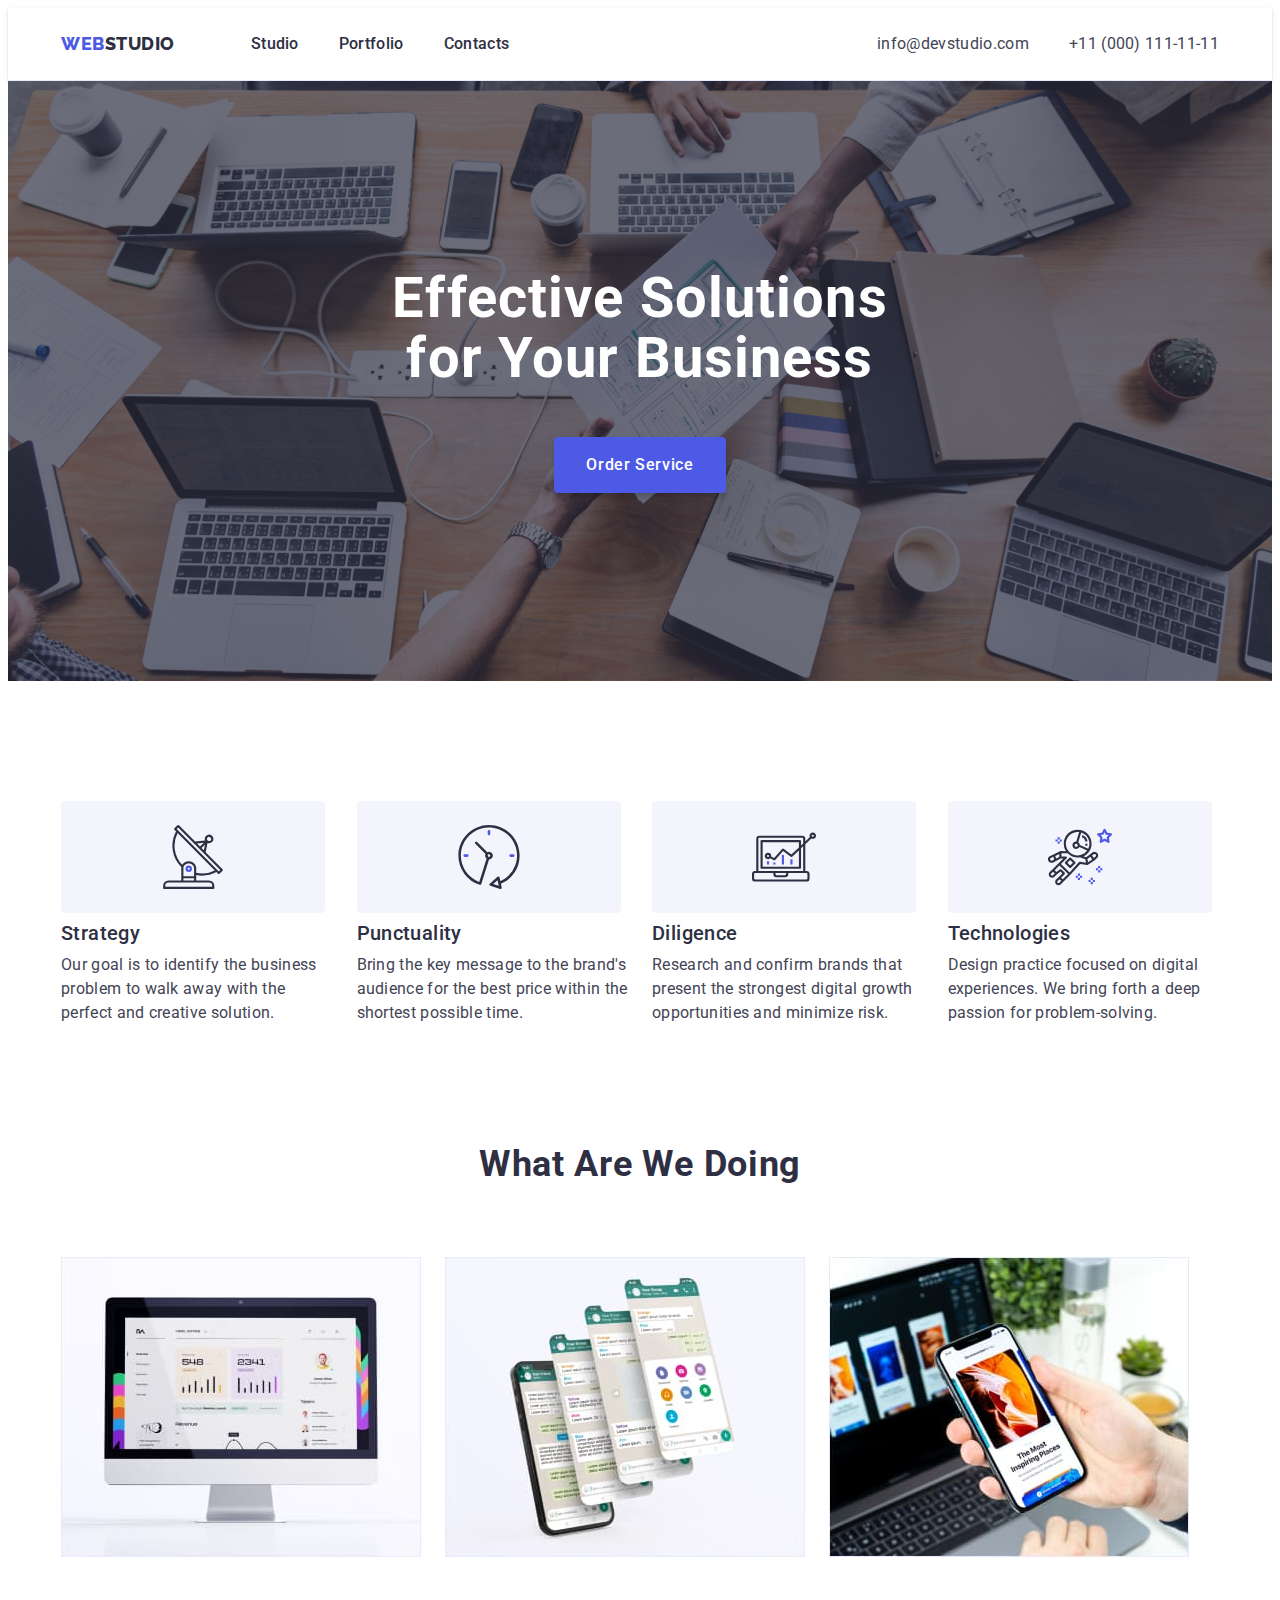
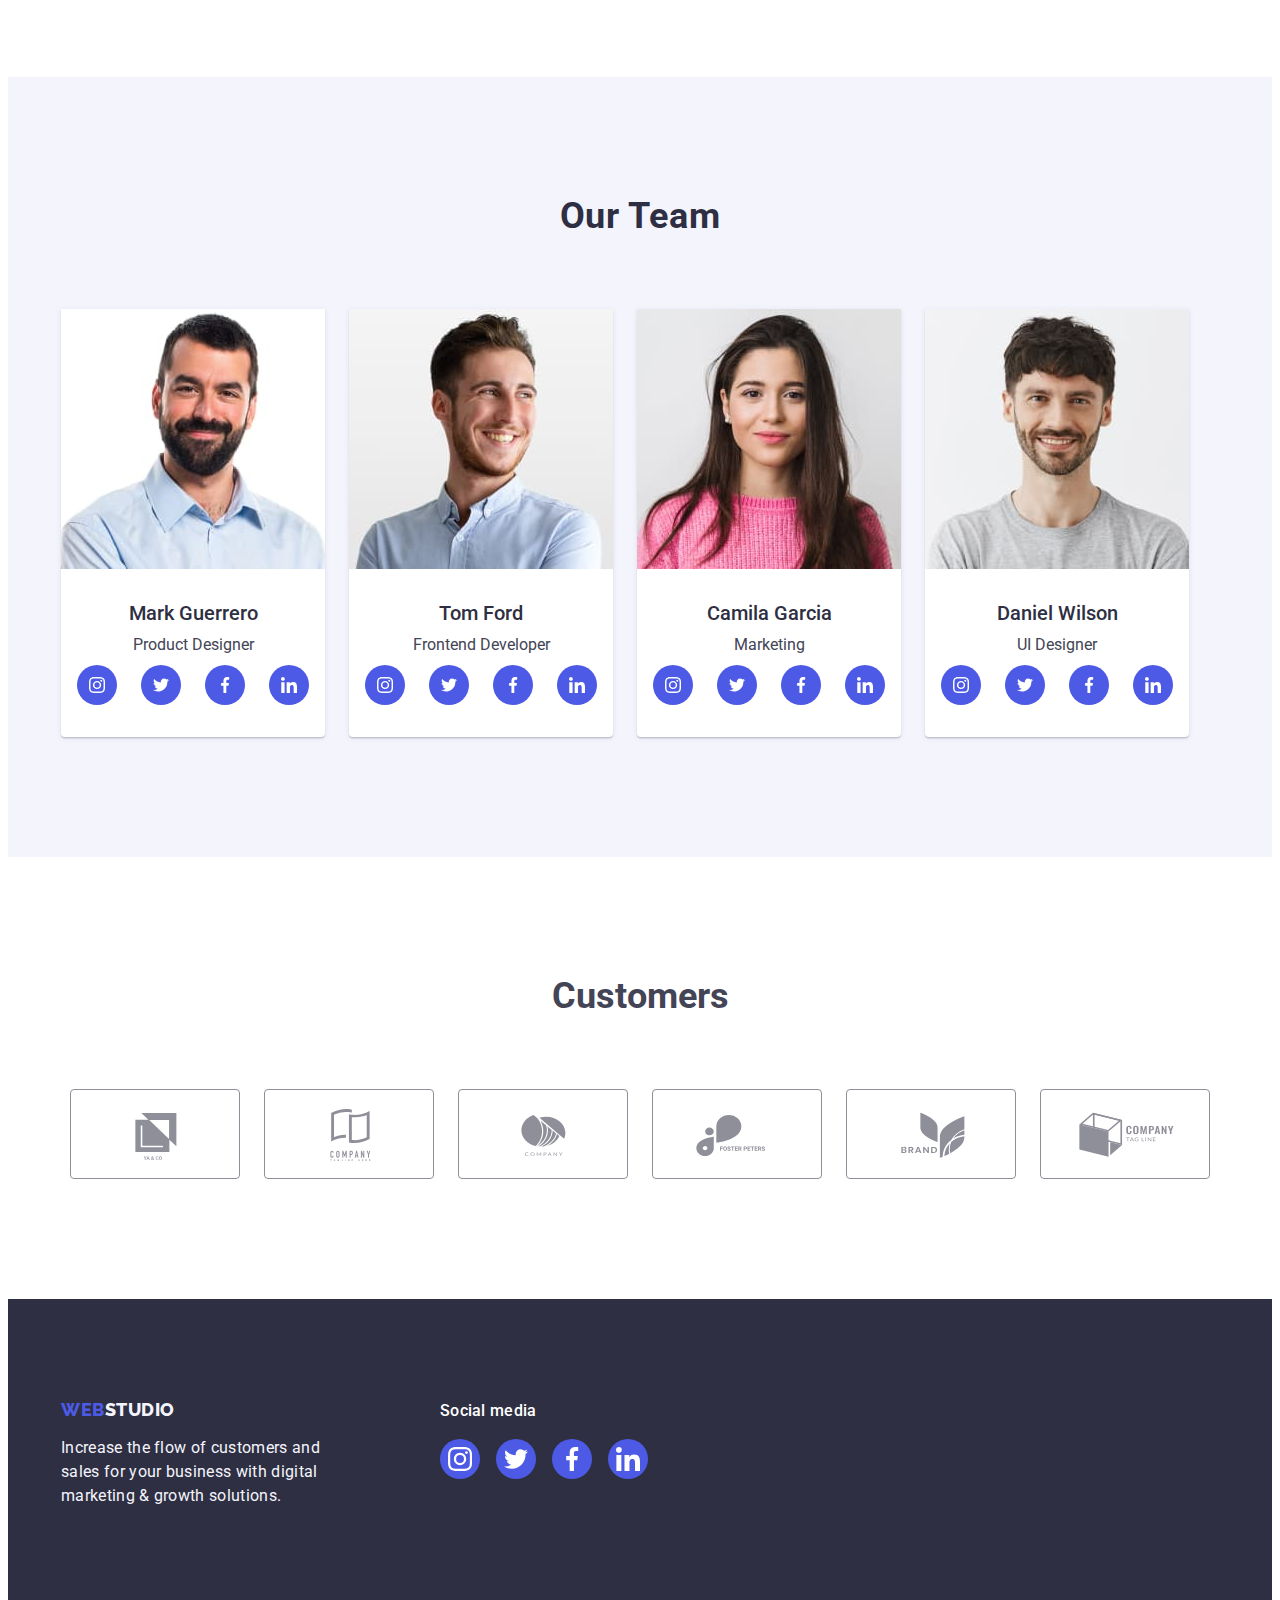
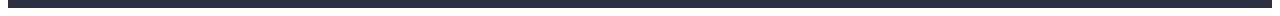
<file: index.html>
<!DOCTYPE html>
<html lang="en">

<head>
    <meta charset="UTF-8" />
    <meta http-equiv="X-UA-Compatible" content="IE=edge" />
    <meta name="viewport" content="width=device-width, initial-scale=1.0" />
    <title>WebStudio</title>
    <link href="https://fonts.googleapis.com" rel="preconnect">
    <link href="https://fonts.gstatic.com" rel="preconnect" crossorigin>
    <link href="https://fonts.googleapis.com/css2?family=Raleway:wght@800&family=Roboto:wght@400;500;700&display=swap"
        rel="stylesheet" />
    <link href="https://cdnjs.cloudflare.com/ajax/libs/modern-normalize/1.1.0/modern-normalize.min.css" rel="stylesheet"
        integrity="sha512-wpPYUAdjBVSE4KJnH1VR1HeZfpl1ub8YT/NKx4PuQ5NmX2tKuGu6U/JRp5y+Y8XG2tV+wKQpNHVUX03MfMFn9Q=="
        crossorigin="anonymous" referrerpolicy="no-referrer" />
    <link rel="stylesheet" href="./css/styles.css">
</head>

<body>
    <header class="header">
        <div class="container header-container">
            <nav class="header-navigation">
                <a class="header-logo link text-decoration" href="./index.html">Web<span
                        class="header-logo-studio">Studio</span></a>
                <ul class="header-list list">
                    <li class="header-item"><a class="header-link link header-item-menu text-decoration"
                            href="./index.html">Studio</a></li>
                    <li class="header-item"><a class="header-link header-item-menu text-decoration"
                            href="./portfolio.html">Portfolio</a></li>
                    <li><a class="header-link header-item-menu text-decoration contacts" href="">Contacts</a></li>
                </ul>
            </nav>
            <address class="address-header">
                <ul class="header-list list">
                    <li class="header-item"><a class="header-address header-item-menu text-decoration"
                            href="mailto:info@devstudio.com">info@devstudio.com</a></li>
                    <li><a class="header-address header-item-menu text-decoration phone-number" href="tel:+110001111111">+11
                            (000)
                            111-11-11</a></li>
                </ul>
            </address>
        </div>
    </header>
    <div class="top-line"></div>
    <main>
        <section class="section-effective">
            <div class="container section-effective-container">
                <h1 class="section-effective-contents">Effective Solutions<br>for Your Business</h1>
                <button type="button" class="section-effective-btn">Order Service</button>
            </div>
        </section>

        <section class="approach">
            <div class="container">
                <h2 class="visually-hidden">Approach</h2>
                <ul class="list about-list">
                    <li class="approach-item">
                        <div class="main-item-wrap">
                            <svg class="first-icons" width="64" height="64">
                                <use href="./images/icons.svg#icon-antenna-icon"></use>
                            </svg>
                        </div>
                        <h3 class="approach-second-contents">Strategy</h3>
                        <p class="approach-paragraph">Our goal is to identify the business problem to walk away with the
                            perfect and creative solution.
                        </p>
                    </li>
                    <li class="approach-item">
                        <div class="main-item-wrap">
                            <svg class="first-icons" width="64" height="64">
                                <use href="./images/icons.svg#icon-clock-icon"></use>
                            </svg>
                        </div>
                        <h3 class="approach-second-contents">Punctuality</h3>
                        <p class="approach-paragraph">Bring the key message to the brand's audience for the best price
                            within the shortest possible
                            time.</p>
                    </li>
                    <li class="approach-item">
                        <div class="main-item-wrap">
                            <svg class="first-icons" width="64" height="64">
                                <use href="./images/icons.svg#icon-diagram-icon"></use>
                            </svg>
                        </div>
                        <h3 class="approach-second-contents">Diligence</h3>
                        <p class="approach-paragraph">Research and confirm brands that present the strongest digital
                            growth
                            opportunities and minimize
                            risk.</p>
                    </li>
                    <li class="approach-item">
                        <div class="main-item-wrap">
                            <svg class="first-icons" width="64" height="64">
                                <use href="./images/icons.svg#icon-astronaut-icon"></use>
                            </svg>
                        </div>
                        <h3 class="approach-second-contents">Technologies</h3>
                        <p class="approach-paragraph"> Design practice focused on digital experiences. We bring forth a
                            deep
                            passion for
                            problem-solving.</p>
                    </li>
                </ul>
            </div>
        </section>

        <section class="doing-class">
            <div class="container">
                <h2 class="section-our-team">What are we doing</h2>
                <ul class="list about-list">
                    <li><img src="./images/img-squoosh.jpg" alt="desing example" width="360"></li>
                    <li><img src="./images/img2-squoosh.jpg" alt="your group" width="360"></li>
                    <li><img src="./images/img3-squoosh.jpg" alt="the most inspiring place" width="360"></li>
                </ul>
            </div>
        </section>

        <section class="section-team">
            <div class="container">
                <h2 class="section-our-team">Our Team</h2>
                <ul class="list about-list">
                    <li class="class-item-team">
                        <img src="./images/ourteam1-squoosh.jpg" alt="Mark Guerrero" width="264">
                        <div class="team-icons">
                            <h3 class="section-team-title">Mark Guerrero</h3>
                            <p class="list-photo-paragraph">Product Designer</p>
                            <ul class="team-soc-list list">
                                <li class="team-soc-item">
                                    <a class="team-soc-link link" href>
                                        <svg class="team-soc-icon" width="16" height="16">
                                            <use href="./images/icons.svg#icon-instagram-icon"></use>
                                        </svg>
                                    </a>
                                </li>
                                <li class="team-soc-item">
                                    <a href="" class="team-soc-link link">
                                        <svg class="team-soc-icon" width="16" height="16">
                                            <use href="./images/icons.svg#icon-twitter-icon"></use>
                                        </svg>
                                    </a>
                                </li>
                                <li class="team-soc-item">
                                    <a href="" class="team-soc-link link">
                                        <svg class="team-soc-icon" width="16" height="16">
                                            <use href="./images/icons.svg#icon-facebook-icon"></use>
                                        </svg>
                                    </a>
                                </li>
                                <li class="team-soc-item">
                                    <a href="" class="team-soc-link link">
                                        <svg class="team-soc-icon" width="16" height="16">
                                            <use href="./images/icons.svg#icon-linkedin-icon"></use>
                                        </svg>
                                    </a>
                                </li>
                            </ul>
                        </div>
                    </li>
                    <li class="class-item-team">
                        <img src="./images/ourteam2-squoosh.jpg" alt="Tom Ford" width="264">
                        <div class="team-icons">
                            <h3 class="section-team-title">Tom Ford</h3>
                            <p class="list-photo-paragraph text-list">Frontend Developer</p>
                            <ul class="team-soc-list list">
                                <li class="team-soc-item">
                                    <a class="team-soc-link link" href>
                                        <svg class="team-soc-icon" width="16" height="16">
                                            <use href="./images/icons.svg#icon-instagram-icon"></use>
                                        </svg>
                                    </a>
                                </li>
                                <li class="team-soc-item"><a href="" class="team-soc-link link">
                                        <svg class="team-soc-icon" width="16" height="16">
                                            <use href="./images/icons.svg#icon-twitter-icon"></use>
                                        </svg>
                                    </a></li>
                                <li class="team-soc-item"><a href="" class="team-soc-link link">
                                        <svg class="team-soc-icon" width="16" height="16">
                                            <use href="./images/icons.svg#icon-facebook-icon"></use>
                                        </svg>
                                    </a></li>
                                <li class="team-soc-item"><a href="" class="team-soc-link link">
                                        <svg class="team-soc-icon" width="16" height="16">
                                            <use href="./images/icons.svg#icon-linkedin-icon"></use>
                                        </svg>
                                    </a></li>
                            </ul>
                        </div>
                    </li>
                    <li class="class-item-team">
                        <img src="./images/ourteam3-squoosh.jpg" alt="Camila Garcia" width="264">
                        <div class="team-icons">
                            <h3 class="section-team-title">Camila Garcia</h3>
                            <p class="list-photo-paragraph">Marketing</p>
                            <ul class="team-soc-list list">
                                <li class="team-soc-item">
                                    <a class="team-soc-link link" href>
                                        <svg class="team-soc-icon" width="16" height="16">
                                            <use href="./images/icons.svg#icon-instagram-icon"></use>
                                        </svg>
                                    </a>
                                </li>
                                <li class="team-soc-item"><a href="" class="team-soc-link link">
                                        <svg class="team-soc-icon" width="16" height="16">
                                            <use href="./images/icons.svg#icon-twitter-icon"></use>
                                        </svg>
                                    </a></li>
                                <li class="team-soc-item"><a href="" class="team-soc-link link">
                                        <svg class="team-soc-icon" width="16" height="16">
                                            <use href="./images/icons.svg#icon-facebook-icon"></use>
                                        </svg>
                                    </a></li>
                                <li class="team-soc-item"><a href="" class="team-soc-link link">
                                        <svg class="team-soc-icon" width="16" height="16">
                                            <use href="./images/icons.svg#icon-linkedin-icon"></use>
                                        </svg>
                                    </a></li>
                            </ul>
                        </div>
                        </li>
                        <li class="class-item-team">
                            <img src="./images/ourteam4-squoosh.jpg" alt="Daniel Wilson" width="264">
                            <div class="team-icons">
                                <h3 class="section-team-title">Daniel Wilson</h3>
                                <p class="list-photo-paragraph">UI Designer</p>
                                <ul class="team-soc-list list">
                                    <li class="team-soc-item">
                                        <a class="team-soc-link link" href>
                                            <svg class="team-soc-icon" width="16" height="16">
                                                <use href="./images/icons.svg#icon-instagram-icon"></use>
                                            </svg>
                                        </a>
                                    </li>
                                    <li class="team-soc-item"><a href="" class="team-soc-link link">
                                            <svg class="team-soc-icon" width="16" height="16">
                                                <use href="./images/icons.svg#icon-twitter-icon"></use>
                                            </svg>
                                        </a></li>
                                    <li class="team-soc-item"><a href="" class="team-soc-link link">
                                            <svg class="team-soc-icon" width="16" height="16">
                                                <use href="./images/icons.svg#icon-facebook-icon"></use>
                                            </svg>
                                        </a></li>
                                    <li class="team-soc-item"><a href="" class="team-soc-link link">
                                            <svg class="team-soc-icon" width="16" height="16">
                                                <use href="./images/icons.svg#icon-linkedin-icon"></use>
                                            </svg>
                                        </a></li>
                                </ul>
                            </div>
                        </li>
                        </ul>
                        </div>
                        </section>

                        <section class="customers-section">
                            <div class="container">
                                <h2 class="customers-title">Customers</h2>
                                <ul class="list customers-list">
                                    <li class="costumers-item">
                                        <a href="" class="costumers-link link">
                                        <svg class="costumers-icon">
                                            <use href="./images/icons.svg#icon-logo1"></use>
                                        </svg>
                                        </a>
                                    </li>
                                    <li class="costumers-item">
                                        <a href="" class="costumers-link link">
                                        <svg class="costumers-icon">
                                            <use href="./images/icons.svg#icon-logo2"></use>
                                        </svg>
                                        </a>
                                    </li>
                                    <li class="costumers-item">
                                        <a href="" class="costumers-link link">
                                        <svg class="costumers-icon">
                                            <use href="./images/icons.svg#icon-logo3"></use>
                                        </svg>
                                        </a>
                                    </li>
                                    <li class="costumers-item">
                                        <a href="" class="costumers-link link">
                                        <svg class="costumers-icon">
                                            <use href="./images/icons.svg#icon-logo4"></use>
                                        </svg>
                                        </a>
                                    </li>
                                    <li class="costumers-item">
                                        <a href="" class="costumers-link link">
                                        <svg class="costumers-icon">
                                            <use href="./images/icons.svg#icon-logo5"></use>
                                        </svg>
                                        </a>
                                    </li>
                                    <li class="costumers-item">
                                        <a href="" class="costumers-link link">
                                        <svg class="costumers-icon">
                                            <use href="./images/icons.svg#icon-logo6"></use>
                                        </svg>
                                        </a>
                                    </li>
                                </ul>
                            </div>
                        </section>

    </main>

    <footer class="footer">
        <div class="container footer-container">
            <div class="footer-logo-paragraph">
            <a class="footer-logo link" href="./index.html">Web<span class="footer-logo-studio">Studio</span></a>
            <p class="footer-increase">Increase the flow of customers and<br>sales for your business with
                digital<br>marketing
                & growth solutions.</p></div>
                <div class="container-social-media">
                    <p class="title-social-media">Social media</p>
                    <ul class="footer-soc-list list">
                        <li class="team-soc-item">
                            <a class="team-link link" href>
                                <svg class="team-soc-icon" width="24" height="24">
                                    <use href="./images/icons.svg#icon-instagram-icon"></use>
                                </svg>
                            </a>
                        </li>
                        <li class="team-soc-item"><a href="" class="team-link link">
                                <svg class="team-soc-icon" width="24" height="24">
                                    <use href="./images/icons.svg#icon-twitter-icon"></use>
                                </svg>
                            </a></li>
                        <li class="team-soc-item"><a href="" class="team-link link">
                                <svg class="team-soc-icon" width="24" height="24">
                                    <use href="./images/icons.svg#icon-facebook-icon"></use>
                                </svg>
                            </a></li>
                        <li class="team-soc-item"><a href="" class="team-link link">
                                <svg class="team-soc-icon" width="24" height="24">
                                    <use href="./images/icons.svg#icon-linkedin-icon"></use>
                                </svg>
                            </a></li>
                    </ul>
                </div>
        </div>
    </footer>
</body>

</html>
</file>
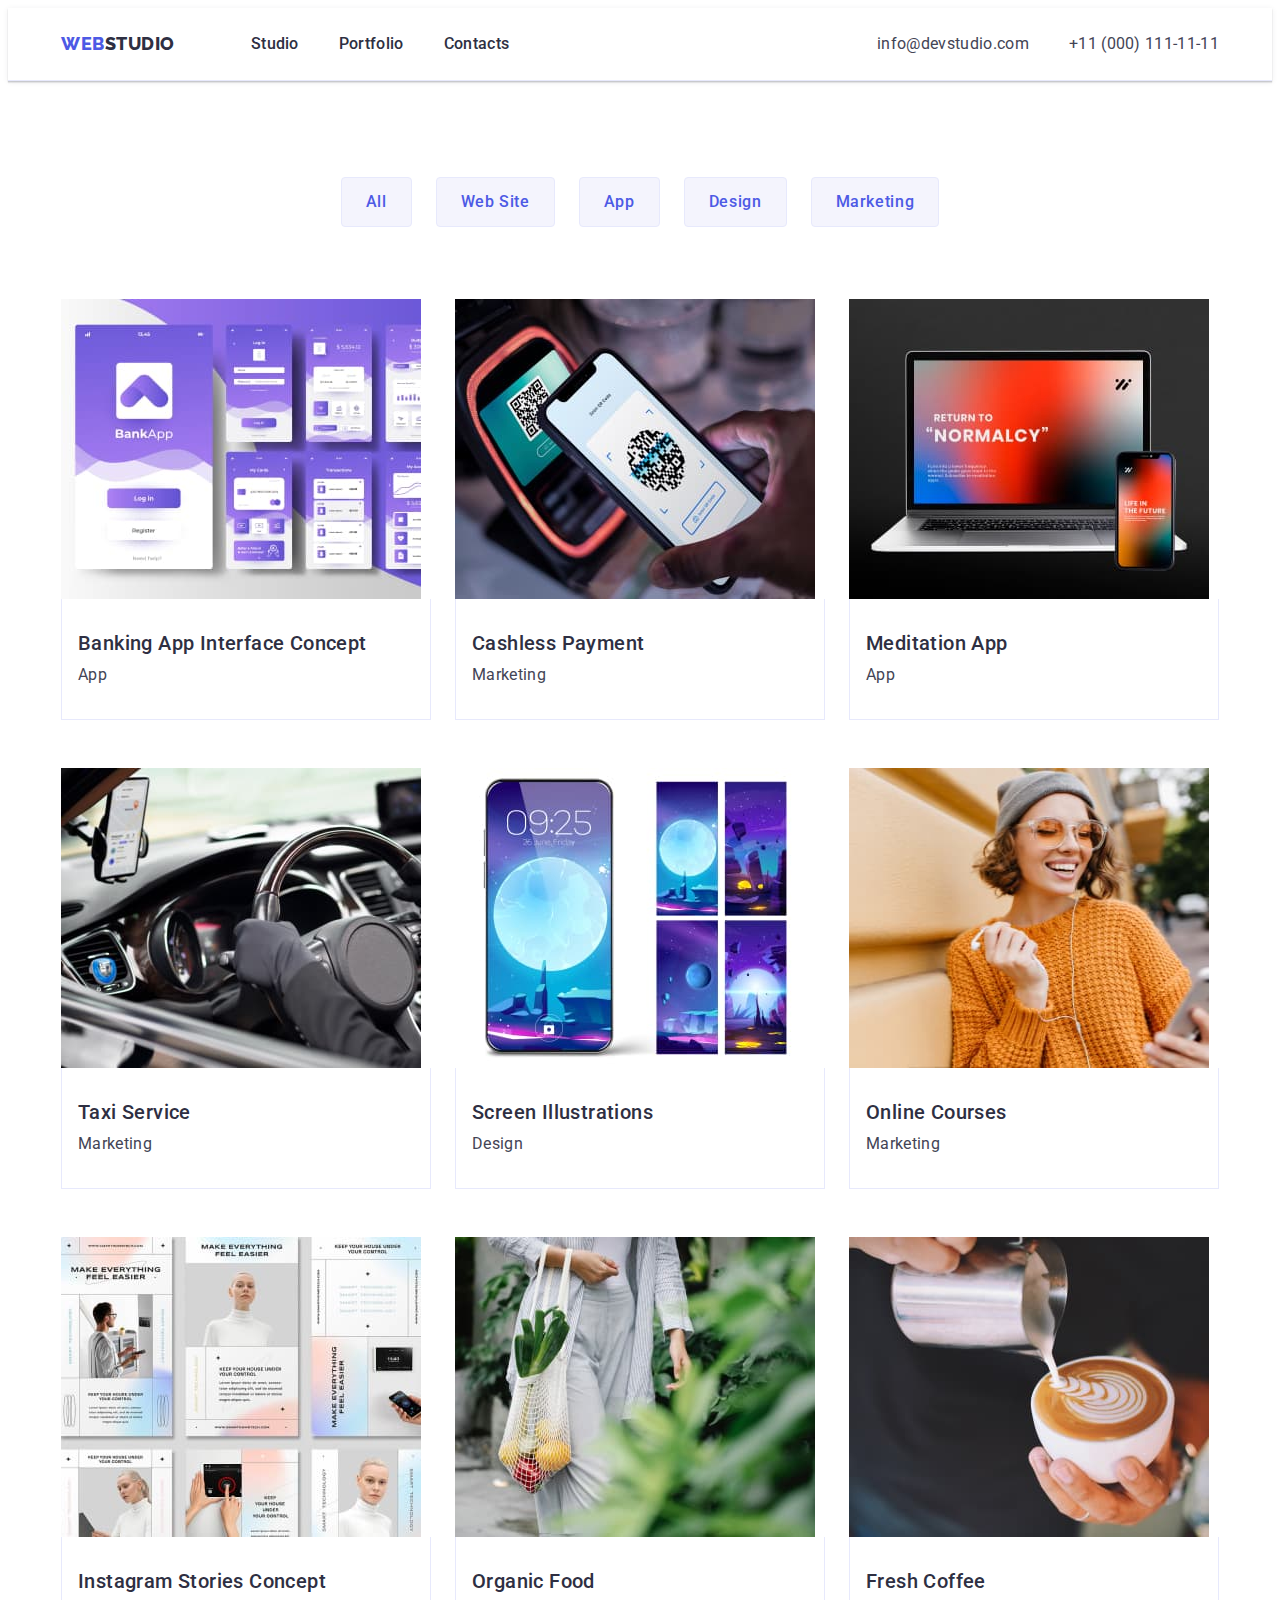
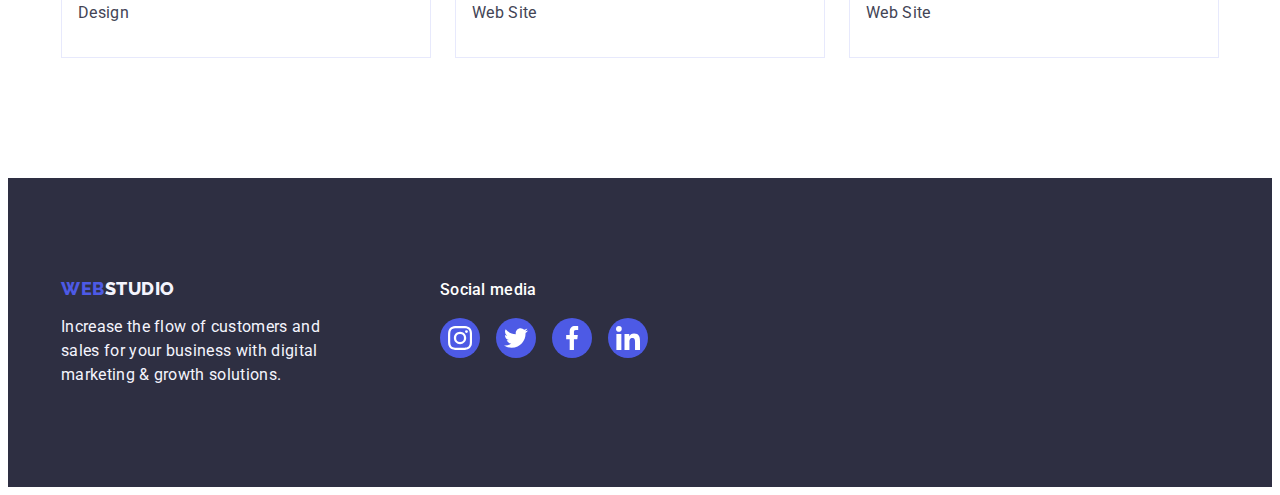
<file: portfolio.html>
<!DOCTYPE html>
<html lang="en">

<head>
    <meta charset="UTF-8">
    <meta http-equiv="X-UA-Compatible" content="IE=edge">
    <meta name="viewport" content="width=device-width, initial-scale=1.0">
    <title>Portfolio</title>
    <link href="https://fonts.googleapis.com" rel="preconnect">
    <link href="https://fonts.gstatic.com" rel="preconnect" crossorigin>
    <link href="https://fonts.googleapis.com/css2?family=Raleway:wght@800&family=Roboto:wght@400;500;700&display=swap"
        rel="stylesheet" />
    <link href="https://cdnjs.cloudflare.com/ajax/libs/modern-normalize/1.1.0/modern-normalize.min.css" rel="stylesheet"
        integrity="sha512-wpPYUAdjBVSE4KJnH1VR1HeZfpl1ub8YT/NKx4PuQ5NmX2tKuGu6U/JRp5y+Y8XG2tV+wKQpNHVUX03MfMFn9Q=="
        crossorigin="anonymous" referrerpolicy="no-referrer" />
    <link rel="stylesheet" href="./css/styles.css">
</head>

<body>
    <header class="header">
        <div class="container header-container">
            <nav class="header-navigation">
                <a class="header-logo link text-decoration" href="./index.html">Web<span
                        class="header-logo-studio">Studio</span></a>
                <ul class="header-list list">
                    <li class="header-item"><a class="header-link link header-item-menu text-decoration"
                            href="./index.html">Studio</a></li>
                    <li class="header-item"><a class="header-link header-item-menu text-decoration"
                            href="./portfolio.html">Portfolio</a></li>
                    <li><a class="header-link header-item-menu text-decoration contacts" href="">Contacts</a></li>
                </ul>
            </nav>
            <address class="address-header">
                <ul class="header-list list">
                    <li class="header-item"><a class="header-address header-item-menu text-decoration"
                            href="mailto:info@devstudio.com">info@devstudio.com</a></li>
                    <li><a class="header-address header-item-menu text-decoration phone-number" href="tel:+110001111111">+11
                            (000)
                            111-11-11</a></li>
                </ul>
            </address>
        </div>
    </header>
    <div class="top-line"></div>
    <main>
        <section class="portfolio list">
            <div class="container">
                <h1 class="visually-hidden">portfolio button</h1>
                <ul class="portfolio-list-btn about-list list">
                    <li>
                        <button type="button" class="portfolio-button">All</button>
                    </li>
                    <li>
                        <button type="button" class="portfolio-button">Web Site</button>
                    </li>
                    <li>
                        <button type="button" class="portfolio-button">App</button>
                    </li>
                    <li>
                        <button type="button" class="portfolio-button">Design</button>
                    </li>
                    <li>
                        <button type="button" class="portfolio-button">Marketing</button>
                    </li>
                </ul>

                <ul class="list section-list-photo">
                    <li class="item">
                        <a href="#" class="link link-list-photo">
                            <img src="./images/1img-squoosh-portfolio.jpg" alt="banking" width="360">
                            <div class="section-title-paragraph">
                                <h2 class="list-title-portfolio">Banking App Interface Concept</h2>
                                <p class="list-paragraph-portfolio">App</p>
                            </div>
                        </a>
                    </li>
                    <li class="item">
                        <a href="#" class="link link-list-photo">
                            <img src="./images/2img-squoosh-portfolio.jpg" alt="cashless" width="360">
                            <div class="section-title-paragraph">
                                <h2 class="list-title-portfolio">Cashless Payment</h2>
                                <p class="list-paragraph-portfolio">Marketing</p>
                            </div>
                        </a>
                    </li>
                    <li class="item">
                        <a href="#" class="link link-list-photo">
                            <img src="./images/3img-squoosh-portfolio.jpg" alt="meditation" width="360">
                            <div class="section-title-paragraph">
                                <h2 class="list-title-portfolio">Meditation App</h2>
                                <p class="list-paragraph-portfolio">App</p>
                            </div>
                        </a>
                    </li>

                    <li class="item">
                        <a href="#" class="link link-list-photo">
                            <img src="./images/4img-squoosh-portfolio.jpg" alt="taxi" width="360">
                            <div class="section-title-paragraph">
                                <h2 class="list-title-portfolio">Taxi Service</h2>
                                <p class="list-paragraph-portfolio">Marketing</p>
                            </div>
                        </a>
                    </li>
                    <li class="item">
                        <a href="#" class="link link-list-photo">
                            <img src="./images/5img-squoosh-portfolio.jpg" alt="screen" width="360">
                            <div class="section-title-paragraph">
                                <h2 class="list-title-portfolio">Screen Illustrations</h2>
                                <p class="list-paragraph-portfolio">Design</p>
                            </div>
                        </a>
                    </li>
                    <li class="item">
                        <a href="#" class="link link-list-photo">
                            <img src="./images/6img-squoosh-portfolio.jpg" alt="online" width="360" height="300">
                            <div class="section-title-paragraph">
                                <h2 class="list-title-portfolio">Online Courses</h2>
                                <p class="list-paragraph-portfolio">Marketing</p>
                            </div>
                        </a>
                    </li>

                    <li class="item">
                        <a href="#" class="link link-list-photo">
                            <img src="./images/7img-squoosh-portfolio.jpg" alt="instagram" width="360">
                            <div class="section-title-paragraph">
                                <h2 class="list-title-portfolio">Instagram Stories Concept</h2>
                                <p class="list-paragraph-portfolio">Design</p>
                            </div>
                        </a>
                    </li>
                    <li class="item">
                        <a href="#" class="link link-list-photo">
                            <img src="./images/8img-squoosh-portfolio.jpg" alt="organic" width="360">
                            <div class="section-title-paragraph">
                                <h2 class="list-title-portfolio">Organic Food</h2>
                                <p class="list-paragraph-portfolio">Web Site</p>
                            </div>
                        </a>
                    </li>
                    <li class="item">
                        <a href="#" class="link link-list-photo">
                            <img src="./images/9img-squoosh-portfolio.jpg" alt="fresh" width="360">
                            <div class="section-title-paragraph">
                                <h2 class="list-title-portfolio">Fresh Coffee</h2>
                                <p class="list-paragraph-portfolio">Web Site</p>
                            </div>
                        </a>
                    </li>
                </ul>
            </div>
        </section>
    </main>

    <footer class="footer">
        <div class="container footer-container">
            <div class="footer-logo-paragraph">
                <a class="footer-logo link" href="./index.html">Web<span class="footer-logo-studio">Studio</span></a>
                <p class="footer-increase">Increase the flow of customers and<br>sales for your business with
                    digital<br>marketing
                    & growth solutions.</p>
            </div>
            <div class="container-social-media">
                <p class="title-social-media">Social media</p>
                <ul class="footer-soc-list list">
                    <li class="team-soc-item">
                        <a class="team-link link" href>
                            <svg class="team-soc-icon" width="24" height="24">
                                <use href="./images/icons.svg#icon-instagram-icon"></use>
                            </svg>
                        </a>
                    </li>
                    <li class="team-soc-item"><a href="" class="team-link link">
                            <svg class="team-soc-icon" width="24" height="24">
                                <use href="./images/icons.svg#icon-twitter-icon"></use>
                            </svg>
                        </a></li>
                    <li class="team-soc-item"><a href="" class="team-link link">
                            <svg class="team-soc-icon" width="24" height="24">
                                <use href="./images/icons.svg#icon-facebook-icon"></use>
                            </svg>
                        </a></li>
                    <li class="team-soc-item"><a href="" class="team-link link">
                            <svg class="team-soc-icon" width="24" height="24">
                                <use href="./images/icons.svg#icon-linkedin-icon"></use>
                            </svg>
                        </a></li>
                </ul>
            </div>
        </div>
    </footer>
</body>

</html>
</file>
<file: css/styles.css>
/* .btn {
    display: block;
    margin: 0 auto;
}

.our-team-name {
    font-weight: 500;
    font-size: 20px;
    line-height: 1.2;
    text-align: center;
    letter-spacing: 0.02em;
    color: var(--second-title-color);
}

.our-team {
    font-weight: 400;
    font-size: 16px;
    line-height: 1.5;
    text-align: center;
    letter-spacing: 0.02em;
    color: var(--main-color);
} */


p,
h1,
h2,
h3,
h4,
h5,
h6 {
    margin: 0;
}

ul {
    margin: 0;
}

img {
    display: block;
}

:root {
    --main-background-color: #ffffff;
    --second-background-color: #F4F4FD;
    --third-background-color: #2e2f42;
    --main-title-color: #404bbf;
    --second-title-color: #2e2f42;
    --third-title-color: #4d5ae5;
    --main-color: #434455;
}

body {
    font-family: "Roboto", sans-serif;
    color: var(--main-color, #434455);
    background-color: var(--main-background-color, white)
}


.link {
    text-decoration: none;
}

.list {
    list-style: none;
}

.text-decoration {
    text-decoration: none;
}

/* ---------------HEADER-------------- */
.header {
    padding-top: 24px;
    padding-bottom: 24px;
    border-bottom: 1px solid #E7E9FC;
    border-bottom: 1px solid #E7E9FC;
        box-shadow: 0px 2px 1px rgba(46, 47, 66, 0.08), 
        0px 1px 1px rgba(46, 47, 66, 0.16), 
        0px 1px 6px rgba(46, 47, 66, 0.08);
}

.container {
    width: 1158px;
    padding-left: 15px;
    padding-right: 15px;
    margin: 0 auto;
}

.header-container {
    display: flex;
    align-items: center;
}

.header-navigation {
    display: flex;
    align-items: center;
    margin-right: auto;
}

.header-logo {
    font-family: Raleway, sans-serif;
    font-weight: 800;
    font-size: 18px;
    line-height: 1.17;
    letter-spacing: 0.03em;
    text-transform: uppercase;
    color: var(--third-title-color);
    text-decoration: none;
    margin-right: 76px;
}

.header-logo-studio {
    color: var(--second-title-color);
}

.header-list {
    display: flex;
    padding-left: 0px;
}

.header-item {
    margin-right: 40px;
}

.header-link {
    font-weight: 500;
    font-size: 16px;
    line-height: 1.5;
    letter-spacing: 0.02em;
    color: var(--second-title-color);
}

.contacts {
    margin-right: 0px;
}

.phone-number {
    margin-right: 0px;
}

.header-item-menu:hover {
    color: var(--main-title-color);
}

.header-item-menu:focus {
    color: var(--main-title-color);
}

/* .header-studio {
    color: var(--second-title-color);
} */

.address-header {
    font-style: normal;
}

.header-address {
    font-weight: 400;
    font-size: 16px;
    line-height: 1.5;
    letter-spacing: 0.02em;
    color: var(--main-color);
}

/* ---------------SECTION 1-------------- */
.section-effective {
    background-color: var(--third-background-color);
    padding-top: 188px;
    padding-bottom: 188px;
    background-image: linear-gradient(rgba(46, 47, 66, 0.7),
            rgba(46, 47, 66, 0.7)),
        url(../images/section-background.jpg);
    background-position: center;
    background-repeat: no-repeat;
    background-size: cover;
    max-width: 1440px;
    margin: auto;
    
}

.section-effective-contents {
    font-family: 'Roboto';
    font-style: normal;
    font-weight: 700;
    font-size: 56px;
    line-height: 1.07;
    text-align: center;
    letter-spacing: 0.02em;
    color: var(--main-background-color);
    margin-bottom: 48px;
    background-position: center;
}

.section-effective-btn {
    padding: 16px 32px;
    display: flex;
    font-family: "Roboto", sans-serif;
    font-weight: 500;
    font-size: 16px;
    line-height: 1.5;
    letter-spacing: 0.04em;
    cursor: pointer;
    background: var(--third-title-color);
    color: var(--main-background-color);
    border-radius: 4px;
    display: block;
    margin: 0 auto;
    box-shadow: 0px 4px 4px rgba(0, 0, 0, 0.15);
    border: 0px;
    background-position: center;
}

.section-effective-container {
    background-position: center;
}

.section-effective-btn:hover {
    background-color: var(--main-title-color);
}

.section-effective-btn:focus {
    background-color: var(--main-title-color);
}

/* ---------------SECTION 2-------------- */
.approach {
    color: var(--second-title-color);
    padding-top: 120px;
    padding-bottom: 120px;
}


.about-list {
    display: flex;
    gap: 24px;
    padding-left: 0;
}

.main-item-wrap {
    width: 264px;
    height: 112px;
    background-color: #F4F4FD;
    border-radius: 4px;
    display: flex;
    align-content: center;
    justify-content: center;
    margin-bottom: 8px;
    align-items: center;
}

.first-icons {
    width: 64px;
    height: 64px;
    display: flex;
    justify-content: center;
    align-items: center;
}

.approach-item {
    width: calc((100% - 24px) / 4);
}

.approach-second-contents {
    font-weight: 500;
    font-size: 20px;
    line-height: 1.2;
    letter-spacing: 0.02em;
    color: var(--second-title-color);
    margin-bottom: 8px;
}

.approach-paragraph {
    font-weight: 400;
    font-size: 16px;
    line-height: 1.5;
    letter-spacing: 0.02em;
    color: var(--main-color);
}

/* ---------------SECTION 3-------------- */
.doing-class {
    padding-bottom: 120px;
}


.section-our-team {
    font-family: 'Roboto';
    font-style: normal;
    font-weight: 700;
    font-size: 36px;
    line-height: 1.11;
    text-align: center;
    letter-spacing: 0.02em;
    text-transform: capitalize;
    color: var(--second-title-color);
    margin-bottom: 72px;
}

/* ---------------SECTION 4-------------- */
.section-team {
    background-color: var(--second-background-color);
    padding-top: 120px;
    padding-bottom: 120px;
}

.team-icons {
    
}

.team-soc-list {
    display: flex;
    justify-content: center;
    gap: 24px;
    padding: 0;
}

.team-soc-item {
    width: 40px;
    height: 40px;
}

.team-soc-link {
    width: 100%;
    height: 100%;
    border-radius: 50%;
    background-color: var(--third-title-color);
    /* display: inline-block; */
    display: flex;
    align-items: center;
    justify-content: center;
}

.team-soc-icon {
    fill: #ffffff;
}

.team-soc-link:hover {
    background-color: var(--main-title-color);
}
/* .team-soc-link:hover {
    background-color: var(--main-title-color);
} */

.team-soc-link:focus {
    background-color: var(--main-title-color);
}

/* section-photo */
.section-team-title {
    font-weight: 500;
    font-size: 20px;
    line-height: 24px;
    letter-spacing: 1.2;
    color: var(--second-title-color);
    margin-top: 32px;
    margin-bottom: 8px;
    text-align: center;
}

.list-photo-paragraph {
    line-height: 24px;
    letter-spacing: 1.5;
    text-align: center;
    margin-bottom: 8px;
}

.class-item-team {
    border-radius: 0px 0px 4px 4px;
    background-color: var(--main-background-color);
    box-shadow: 0px 1px 6px rgba(46, 47, 66, 0.08), 0px 1px 1px rgba(46, 47, 66, 0.16), 0px 2px 1px rgba(46, 47, 66, 0.08);
    border-radius: 0px 0px 4px 4px;
    padding: 0px 0px 32px;
}

/* ---------COSTUMERS-------- */
.customers-section {
    padding-bottom: 120px;
    padding-top: 120px;
}

.customers-title {
    text-align: center;
    font-size: 36px;
    line-height: 1.11;
    margin-bottom: 72px;
}

.customers-list {
    display: flex;
    align-items: center;
    justify-content: center;
    gap: 24px;
    padding: 0;
}

.costumers-item {}

.costumers-link {
    display: flex;
    align-items: center;
    justify-content: center;
    width: 168px;
    height: 88px;
    border-radius: 4px;
    border: 1px solid #8E8F99;
        fill: #8E8F99;
}

.costumers-icon {
    /* fill: #8f8f99; */
    width: 104px;
    height: 56px;
}

/* .costumers-link:is(:hover, :focus) {
    border: 1px solid var(--main-title-color)
} */

.costumers-link:hover {
    border: 1px solid var(--main-title-color);
    fill: var(--main-title-color);
}

.costumers-link:focus {
    border: 1px solid var(--main-title-color);
    fill: var(--main-title-color);
}

/* .costumers-icon:hover {
    border: 1px solid var(--main-title-color);
}

.costumers-icon:focus {
    border: 1px solid var(--main-title-color);
} */


/* .costumers-icon {
    color: #8E8F99;
} */

.costumers-link:is(:hover, :focus) .costumers-icon {
    fill: var(--main-title-color);
}

.team-link {
    width: 100%;
        height: 100%;
        border-radius: 50%;
        background-color: var(--third-title-color);
        /* display: inline-block; */
        display: flex;
        align-items: center;
        justify-content: center;
}

.team-link:hover {
background-color: #31D0AA;
}

.team-link:focus {
    background-color: #31D0AA;
}

/* ----------FOOTER--------- */
.footer {
    background-color: #2E2F42;
    padding-top: 100px;
    padding-bottom: 100px;
}

.footer-logo-paragraph {
padding: 0;
}

.container-social-media {
    
}

.title-social-media {
    margin-bottom: 16px;
    font-style: normal;
        font-weight: 500;
        font-size: 16px;
        line-height: 1.5;
        letter-spacing: 0.02em;
        color: #FFFFFF;
        
}

.footer-container {
    display: flex;
    gap: 120px;
    padding: 0;
}

.footer-soc-list {
    display: flex;
    gap: 16px;
    padding: 0;
}

.footer-logo {
    font-family: 'Raleway', sans-serif;
    font-weight: 800;
    font-size: 18px;
    line-height: 1.17;
    letter-spacing: 0.03em;
    text-transform: uppercase;
    color: var(--third-title-color);
}

.footer-logo-studio {
    font-family: 'Raleway', sans-serif;
    font-weight: 800;
    font-size: 18px;
    line-height: 1.17;
    letter-spacing: 0.03em;
    text-transform: uppercase;
    color: var(--second-background-color);
}

.footer-increase {
    font-weight: 400;
    font-size: 16px;
    line-height: 1.5;
    letter-spacing: 0.02em;
    color: var(--second-background-color);
    background: #2E2F42;
    margin-top: 16px;
}

/* ---------------PORTFOLIO 'BUTTON'-------------- */
.portfolio {
    padding-top: 96px;
    padding-bottom: 120px;
}

.visually-hidden {
    position: absolute;
    width: 1px;
    height: 1px;
    margin: -1px;
    padding: 0;
    overflow: hidden;
    border: 0;
    clip: rect(0 0 0 0);
}

.portfolio-list-btn {
    margin-bottom: 72px;
    justify-content: center;
}

.portfolio-button {
    font-family: 'Roboto', sans-serif;
    font-weight: 500;
    font-size: 16px;
    line-height: 1.5;
    letter-spacing: 0.04em;
    color: var(--third-title-color);
    background: var(--second-background-color);
    cursor: pointer;
    border: 1px solid #E7E9FC;
    border-radius: 4px;
    padding: 12px 24px;
    justify-content: center;
}

.portfolio-button:hover {
    border-color: transparent;
    color: var(--main-background-color);
    background-color: var(--main-title-color);
    box-shadow: 0px 3px 1px rgba(0, 0, 0, 0.1), 
    0px 2px 1px rgba(0, 0, 0, 0.08), 
    0px 2px 2px rgba(0, 0, 0, 0.12);
}

.portfolio-button:focus {
    border-color: transparent;
    color: var(--main-background-color);
    background-color: var(--main-title-color);
}

/* ---------------PORTFOLIO 'LIST'-------------- */
.top-line {
        box-sizing: border-box;
        position: absolute;
         }

.list-paragraph-portfolio {
    line-height: 1.5;
    letter-spacing: 0.02em;
    color: var(--main-color);
}

.section-title-paragraph {
    padding: 32px 16px;
    border: 1px solid #E7E9FC;
    border-top: none;
}

.section-list-photo {
    display: flex;
    flex-wrap: wrap;
    gap: 48px 24px;
    padding-left: 0;
}

.item {
    width: calc((100% - 48px) / 3);
}

.link-list-photo {
    display: block;
}

.link-list-photo:hover {
    box-shadow: 0px 1px 6px rgba(46, 47, 66, 0.08),
        0px 1px 1px rgba(46, 47, 66, 0.16),
        0px 2px 1px rgba(46, 47, 66, 0.08);}

.list-title-portfolio {
    font-weight: 500;
    font-size: 20px;
    line-height: 1.2;
    letter-spacing: 0.02em;
    color: var(--second-title-color);
    margin-bottom: 8px;
}
</file>
